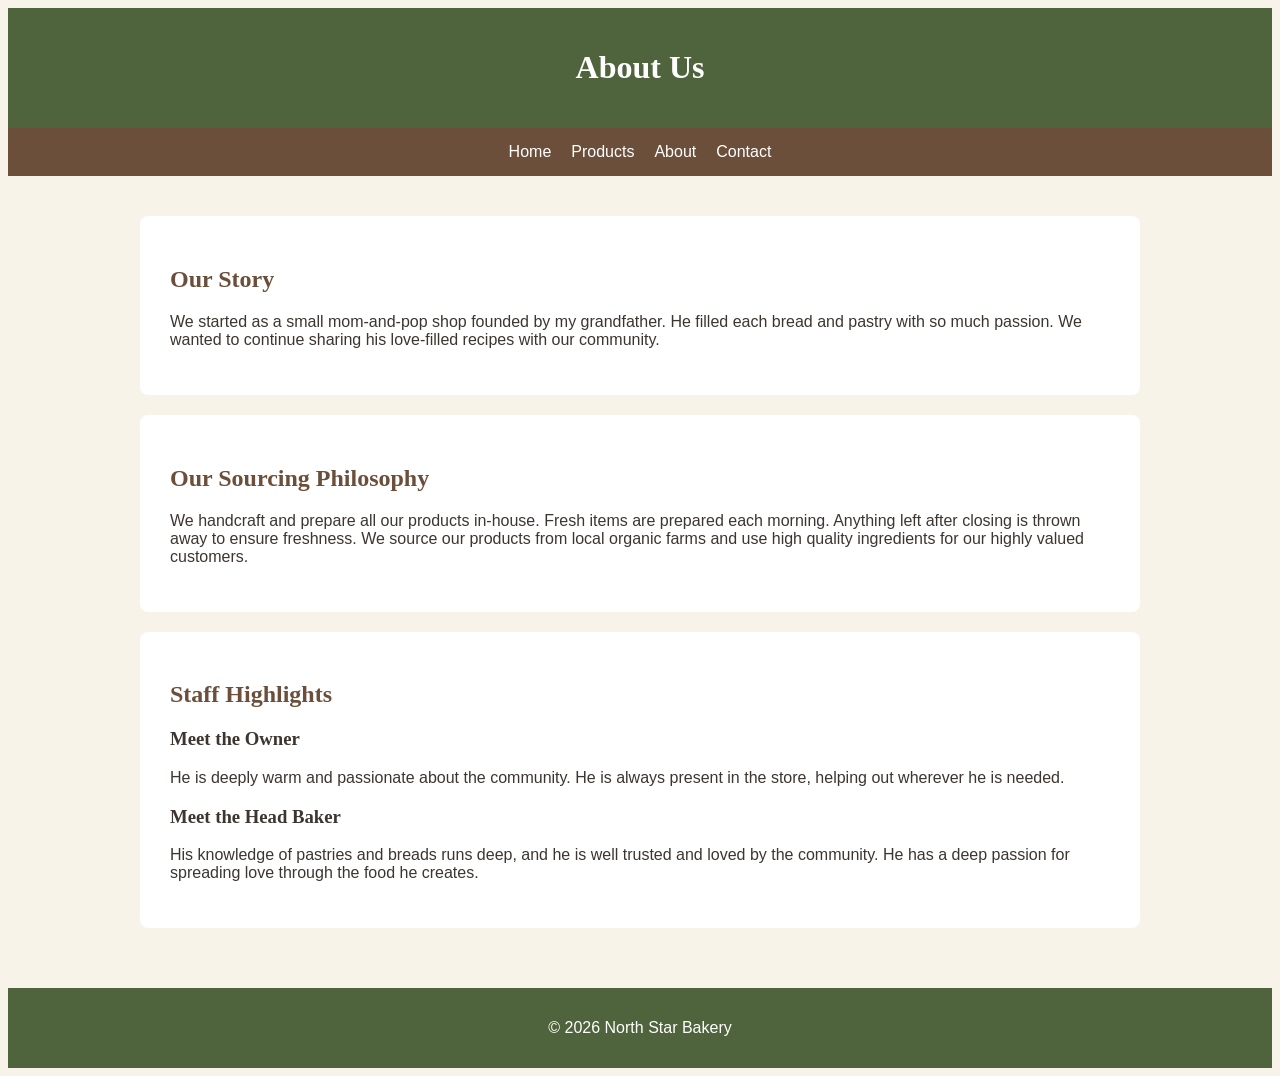
<file: about.html>
<!DOCTYPE html>
<html lang="en">
<head>
    <meta charset="UTF-8">
    <title>About - North Star Bakery</title>
    <link rel="stylesheet" href="styles.css">
</head>
<body>

<header>
    <h1>About Us</h1>
</header>

<nav>
    <ul>
        <li><a href="index.html">Home</a></li>
        <li><a href="products.html">Products</a></li>
        <li><a href="about.html">About</a></li>
        <li><a href="contact.html">Contact</a></li>
    </ul>
</nav>

<main>
    <section>
        <h2>Our Story</h2>
        <p> We started as a small mom-and-pop shop founded by my grandfather. He filled each bread and pastry with so much passion. We wanted to continue sharing his love-filled recipes with our community.</p>
    </section>

    <section>
        <h2>Our Sourcing Philosophy</h2>
        <p>We handcraft and prepare all our products in-house. Fresh items are prepared each morning. Anything left after closing is thrown away to ensure freshness. We source our products from local organic farms and use high quality ingredients for our highly valued customers.</p>
    </section>

    <section>
        <h2>Staff Highlights</h2>

        <h3>Meet the Owner</h3>
        <p>He is deeply warm and passionate about the community. He is always present in the store, helping out wherever he is needed.</p>
    
        <h3>Meet the Head Baker</h3>
        <p>His knowledge of pastries and breads runs deep, and he is well trusted and loved by the community. He has a deep passion for spreading love through the food he creates.</p>
    </section>
</main>
<footer>
    <p>&copy; 2026 North Star Bakery</p>
</footer>
</body>
</html>
</file>
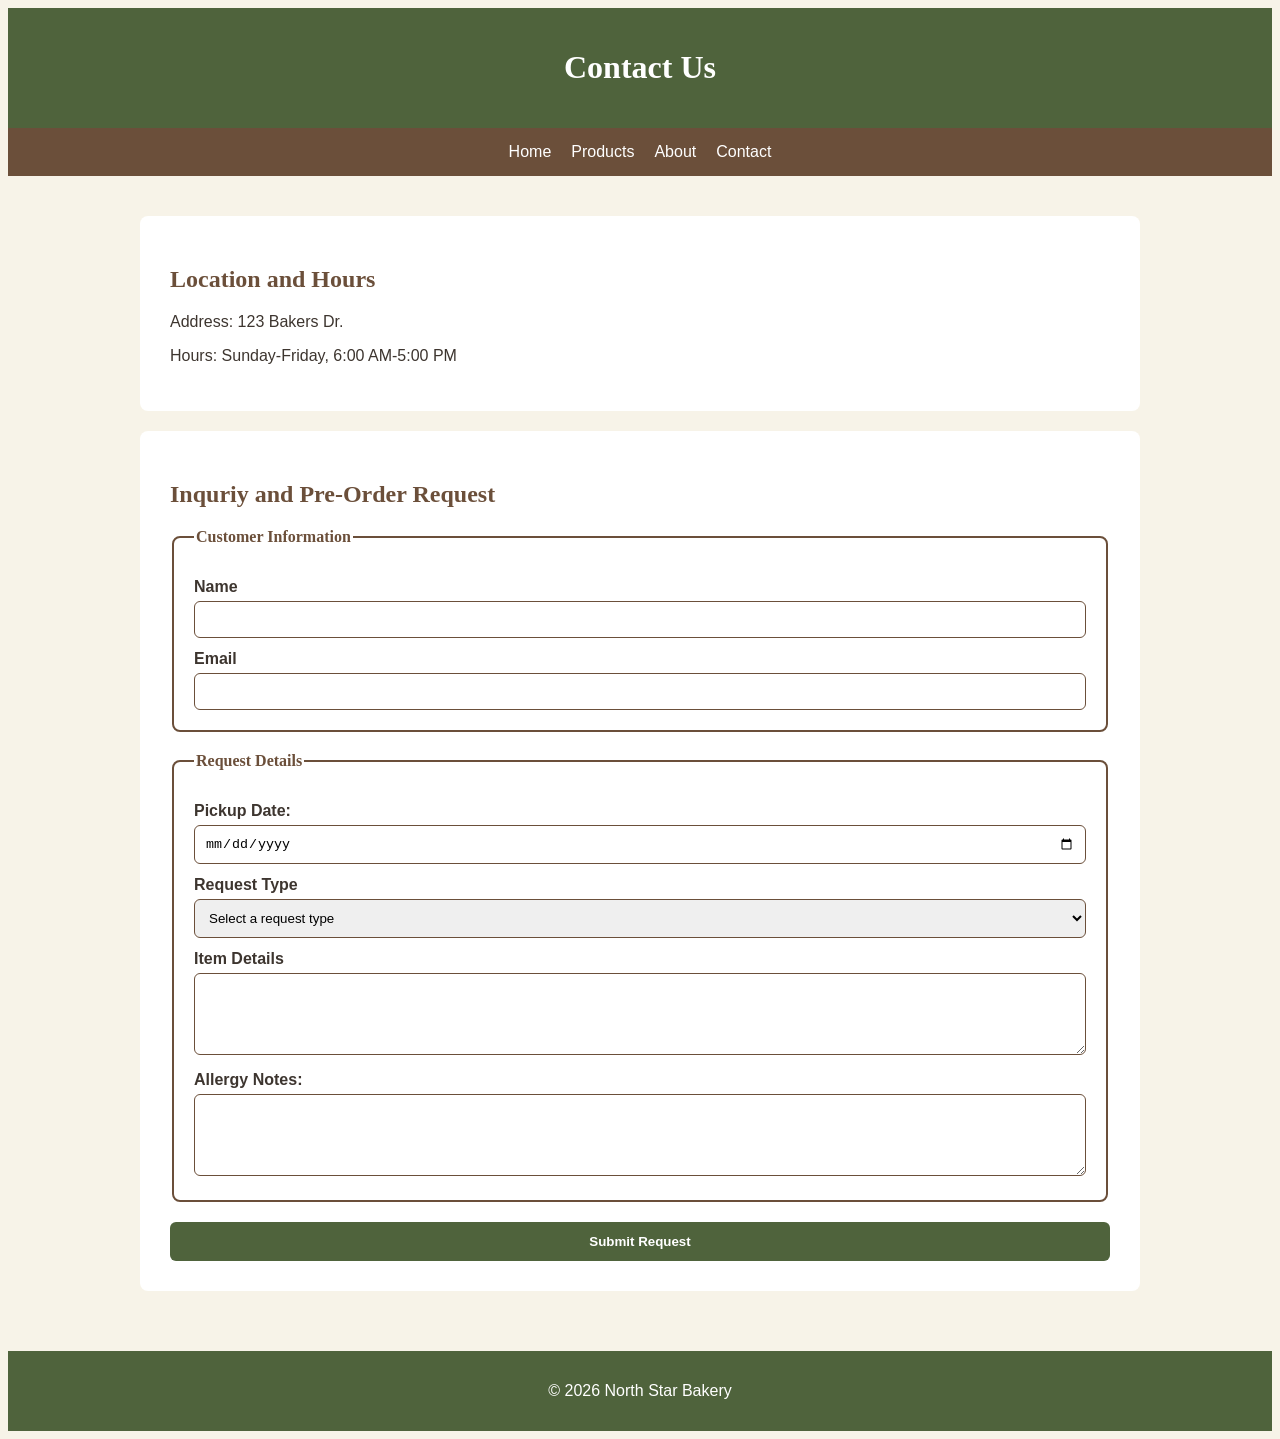
<file: contact.html>
<!DOCTYPE html>
<html lang="en">
<head>
    <meta charset="UTF-8">
    <title>Contact - North Star Bakery</title>
    <link rel="stylesheet" href="styles.css">
</head>
<body>
    <header>
        <h1>Contact Us</h1>
    </header>
<nav>
   <ul>
    <li><a href="index.html">Home</a></li>
    <li><a href="products.html">Products</a></li>
    <li><a href="about.html"> About</a></li>
    <li><a href="contact.html">Contact</a></li>
   </ul>
</nav>

<main>

    <section>
        <h2>Location and Hours</h2>
        <p>Address: 123 Bakers Dr.</p>
        <p>Hours: Sunday-Friday, 6:00 AM-5:00 PM</p>
    </section>

    <section>
        <h2>Inquriy and Pre-Order Request</h2>

        <form>
            <fieldset>
                <legend>Customer Information</legend>
                <label for="name">Name</label>
                <input type="text" id="name" name="name" required>

                <label for="email">Email</label>
                <input type="email" id="email" name="email" required>
            </fieldset>
            
            <fieldset>
                <legend>Request Details</legend>
                <label for="pickup-date">Pickup Date:</label>
                <input type="date" id="pickup-date" name="pickup=date" required>

                <label for="request-type">Request Type</label>
                <select id="request-type" name="request-type" required>
                    <option value="">Select a request type</option>
                    <option value="inquriy">Inquriy</option>
                    <option value="preorder">Pre-Order</option>
                </select>

                    <label for="item-details">Item Details</label>
                    <textarea id="item-details" name="'item-details" rows="4" required></textarea>
                    <label for="allergy-notes">Allergy Notes:</label>
                    <textarea id="allergy-notes" name="allergy-notes" rows="4"></textarea>
            
            </fieldset>
            <button type="submit">Submit Request</button>

        </form>
        </form>
    </section>
</main>

<footer>
    <p>&copy; 2026 North Star Bakery</p>
</footer>

</body>
</html>
</file>
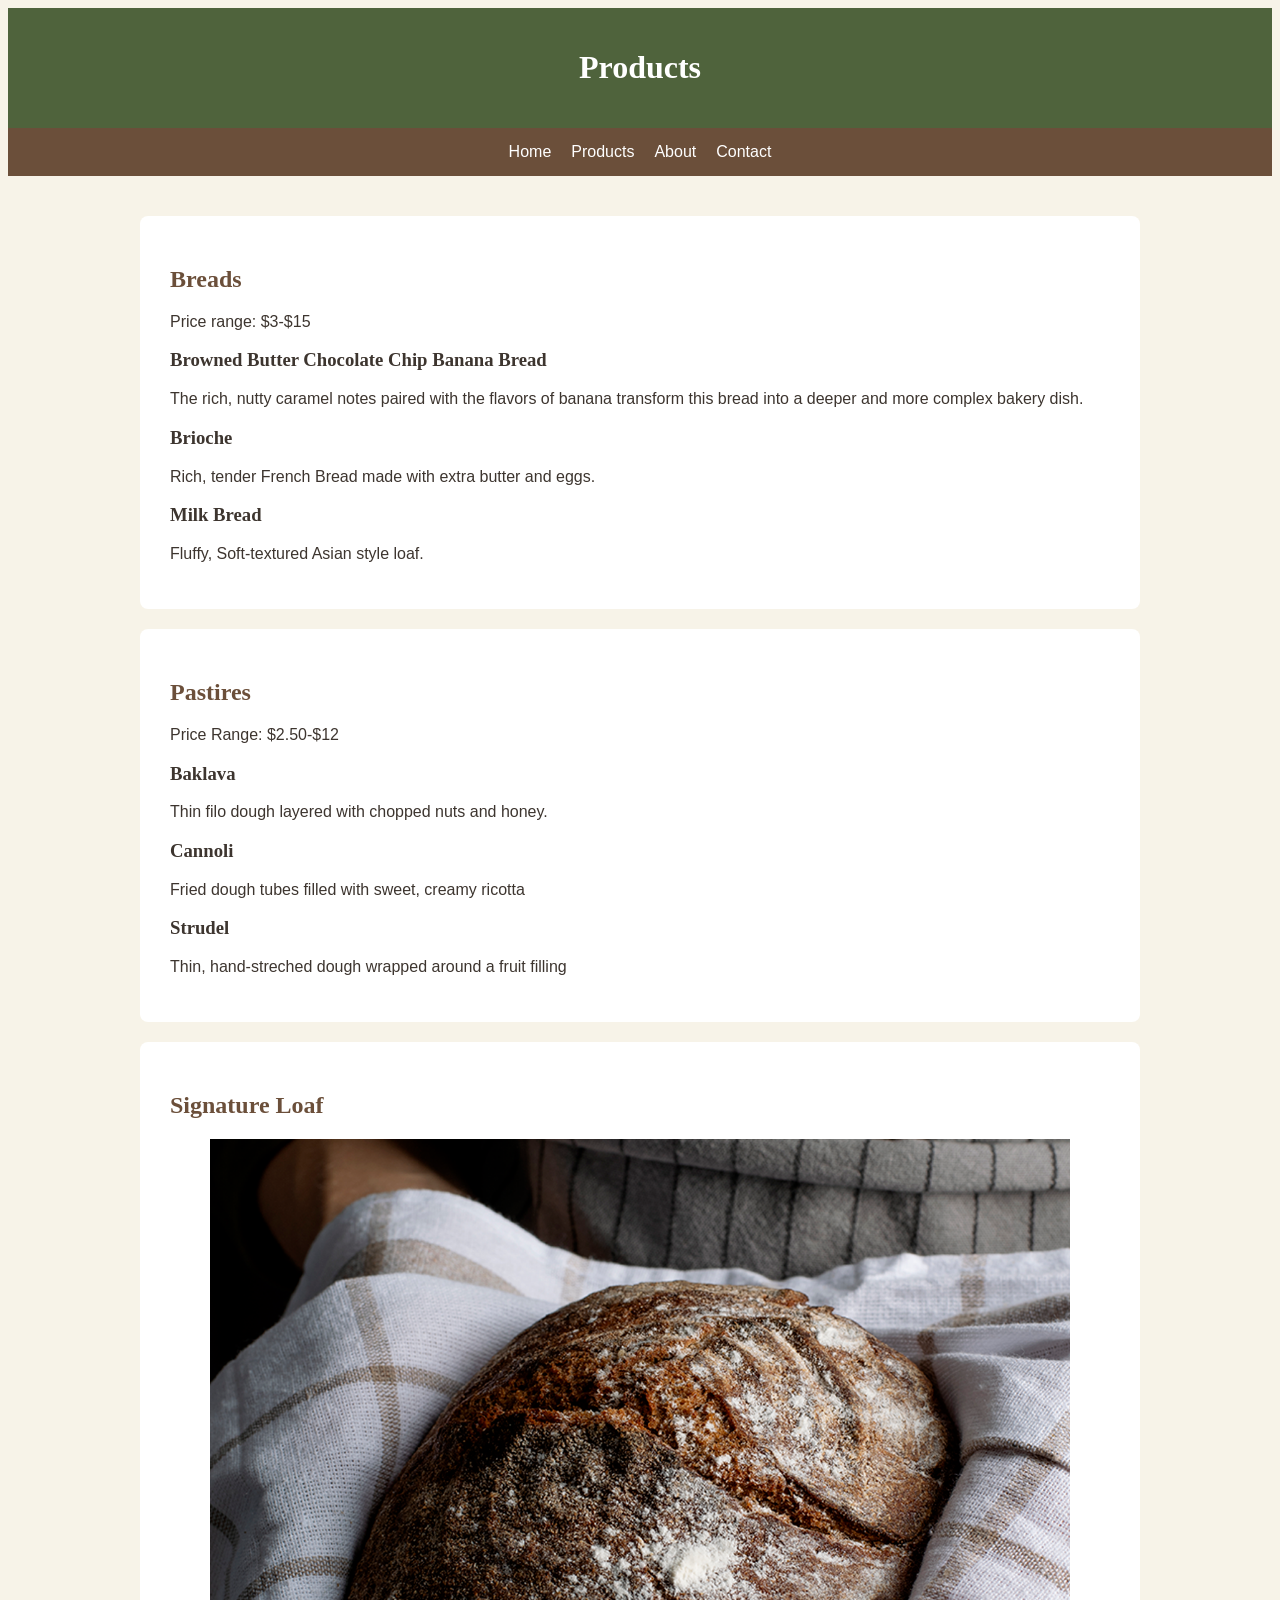
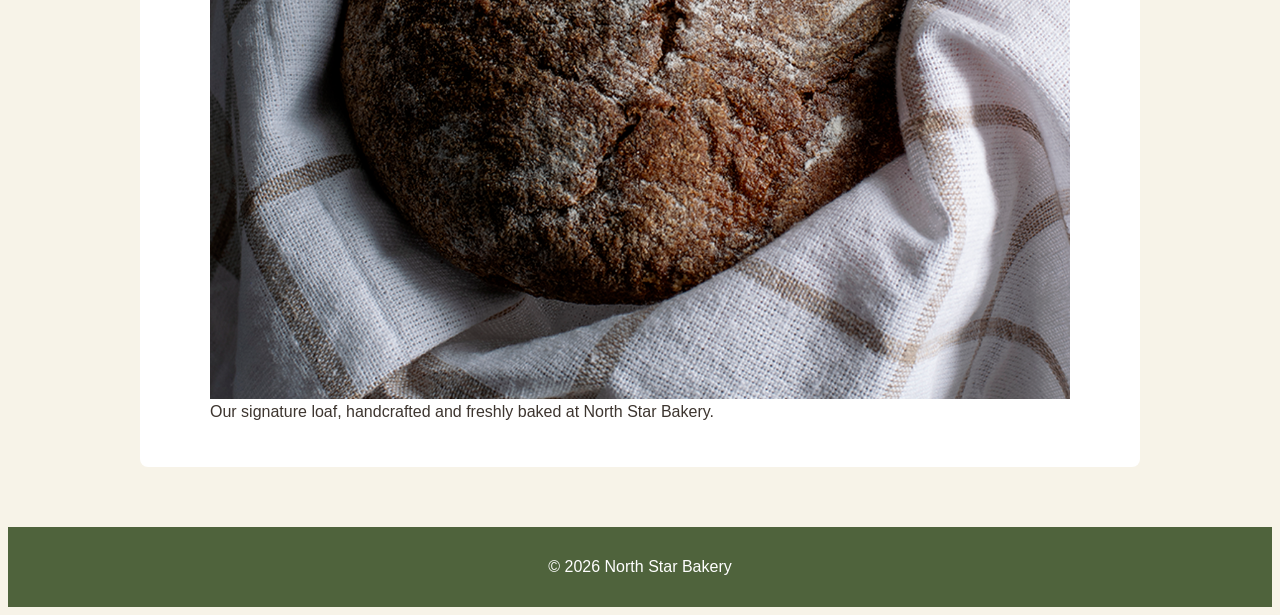
<file: products.html>
<!DOCTYPE html>
<html lang="en">
<head>
    <meta charset="UTF-8">
    <title>Products - North Star Bakery</title>
    <link rel="stylesheet" href="styles.css">
</head>
<body>
    <header>
        <h1>Products</h1>
    </header>
<nav>
   <ul>
    <li><a href="index.html">Home</a></li>
    <li><a href="products.html">Products</a></li>
    <li><a href="about.html"> About</a></li>
    <li><a href="contact.html">Contact</a></li>
   </ul>
</nav>
<main>
    <section>
        <h2>Breads</h2>
        <p>Price range: $3-$15</p>

        <h3>Browned Butter Chocolate Chip Banana Bread</h3>
        <p>The rich, nutty caramel notes paired with the flavors of banana transform this bread into a deeper and more complex bakery dish.</p>

        <h3>Brioche</h3>
        <p>Rich, tender French Bread made with extra butter and eggs.</p>

        <h3>Milk Bread</h3>
        <p>Fluffy, Soft-textured Asian style loaf.</p>
    </section>
    
    <section>
        <h2>Pastires</h2>
        <p>Price Range: $2.50-$12</p>

        <h3>Baklava</h3>
        <p>Thin filo dough layered with chopped nuts and honey.</p>
        
        <h3>Cannoli</h3>
        <p>Fried dough tubes filled with sweet, creamy ricotta</p>

        <h3>Strudel</h3>
        <p>Thin, hand-streched dough wrapped around a fruit filling</p>
    </section>

    <section>
        <h2>Signature Loaf</h2>

        <figure>
            <img src="bakery-signature-loaf_c.png" alt="Rustic loaf of freshly baked bread resting on a cloth">
            <figcaption>Our signature loaf, handcrafted and freshly baked at North Star Bakery.</figcaption>
        </figure>
    </section>
</main>

<footer>
    <p>&copy; 2026 North Star Bakery</p>
</footer>

</body>
</html>
</file>
<file: styles.css>
body {
    background-color: #F7F3E8;
    color: #3D352F;
    font-family: Arial, sans-serif;
    
}

header {
    background-color: #4F633C;
    color: white;
    text-align: center;
    padding: 20px;
}

nav {
    background-color: #6B4F3A;
}

nav ul{
    display: flex;
    justify-content: center;
    gap: 20px;
    list-style: none;
    margin: 0;
    padding: 15px;
    flex-wrap: wrap;
}

nav a {
    color: white;
    text-decoration: none;
}

nav a:hover {
color: #D6A84B;
}

main {
    max-width: 1000px;
    margin: 0 auto;
    padding: 20px;
}

section {
    background-color: white;
    margin-bottom: 20px;
    padding: 20px;
    border-radius: 8px;
}

h2 {
    color:#6B4F3A;
}

img,
video {
    max-width: 100%;
    height: auto;
}

video{
    display: block;
    margin: 0 auto;
}

h1,
h2,
h3{
    font-family: Georgia, Serif;
}

form {
    display: flex;
    flex-direction: column;
    gap: 20px;
}

fieldset {
    border: 2px solid #6B4F3A;
    border-radius: 8px;
    padding: 20px;
}

legend {
    color:#6B4F3A;
    font-family: Georgia, San-Serif;
    font-weight: bold;
}

label {
    display: block;
    margin-top: 12px;
    margin-bottom: 5px;
    font-weight: bold;
}

input,
select,
textarea {
    width: 100%;
    padding: 10px;
    border: 1px solid #6B4F3A;
    border-radius: 6px;
    box-sizing: border-box;

}

button {
    background-color: #4F633C;
    color: white;
    border: none;
    padding: 12px 20px;
    border-radius: 6px;
    font-weight: bold;
    cursor: pointer;
}

button:hover {
    background-color: #D6A84B;
    color: #3D352F;
}

footer {
    background-color:  #4F633C;
    color: white;
    text-align: center;
    padding: 15px;
}

@media (min-width: 768px) {
    main {
        padding:40px;

    }
    section {
        padding:30px;
    }
}
</file>
